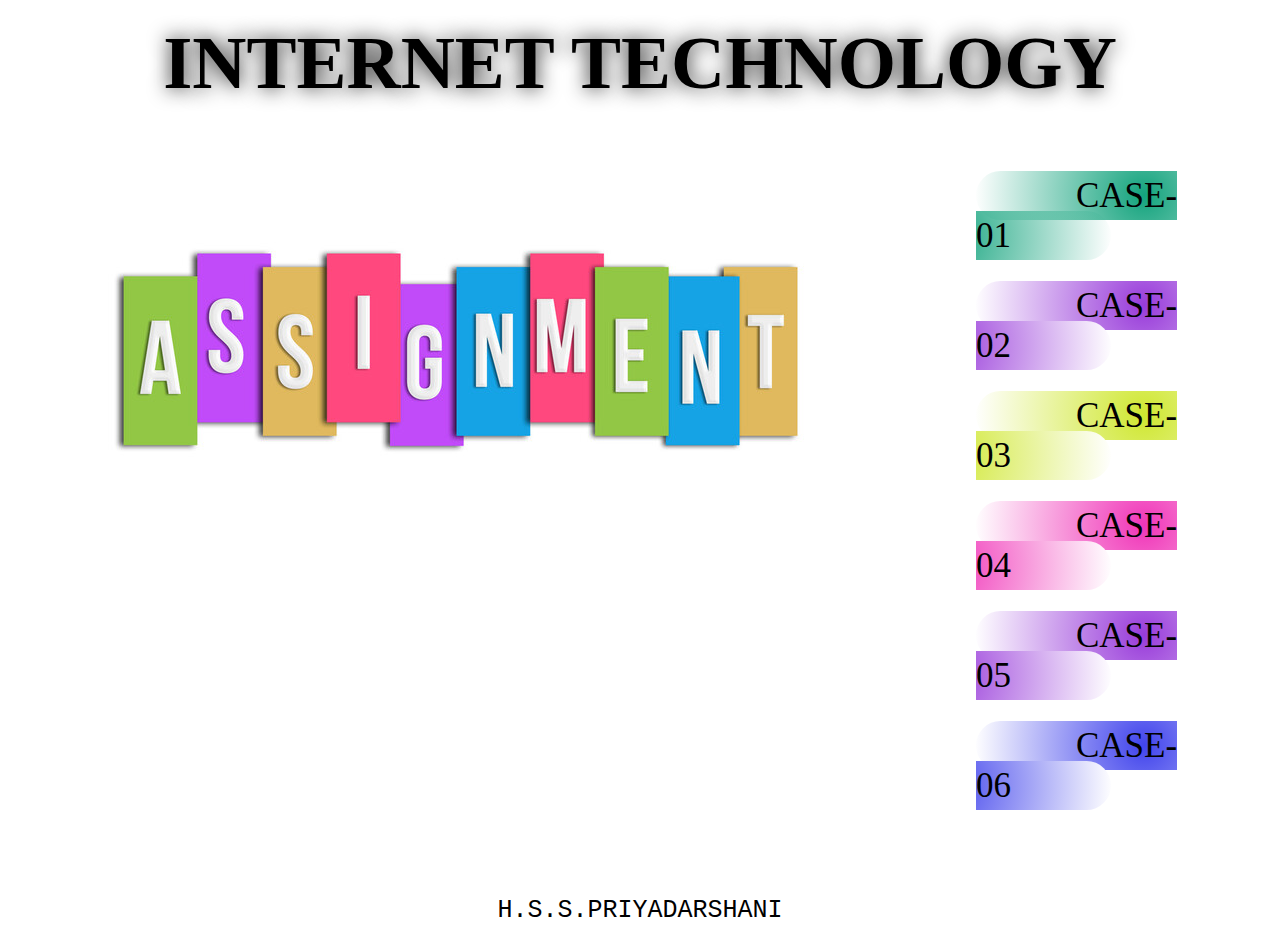
<file: index.html>
<!DOCTYPE html>
<html lang="en">
  <head>
    <meta charset="UTF-8" />
    <meta name="viewport" content="width=device-width, initial-scale=1.0" />
    <title>SSP</title>
    <link rel="stylesheet" href="/assects/CSS/index.css" />
  </head>
  <body>
    <h1>INTERNET TECHNOLOGY</h1>
    <div class="container">
      <div class="image">
        <img
          src="/assects/images/240_F_84782836_Ve5462rGRdfF8l54uySIq9tuZmZDtI1F.jpg"
          alt="Assigenment-picture"
        />
      </div>
      <div class="menu">
        <nav>
          <ul>
            <li><a class="a1" href="/pages/case-01.html">Case-01</a></li>
            <li><a class="a2" href="/pages/case-02.html">Case-02</a></li>
            <li><a class="a3" href="/pages/case-03.html">Case-03</a></li>
            <li><a class="a4" href="/pages/case-04.html">Case-04</a></li>
            <li><a class="a5" href="/pages/case-05.html">Case-05</a></li>
            <li><a class="a6" href="/pages/case-06.html">Case-06</a></li>
          </ul>
        </nav>
      </div>
    </div>
    <footer>
      <p>H.S.S.PRIYADARSHANI</p>
    </footer>
  </body>
</html>
</file>
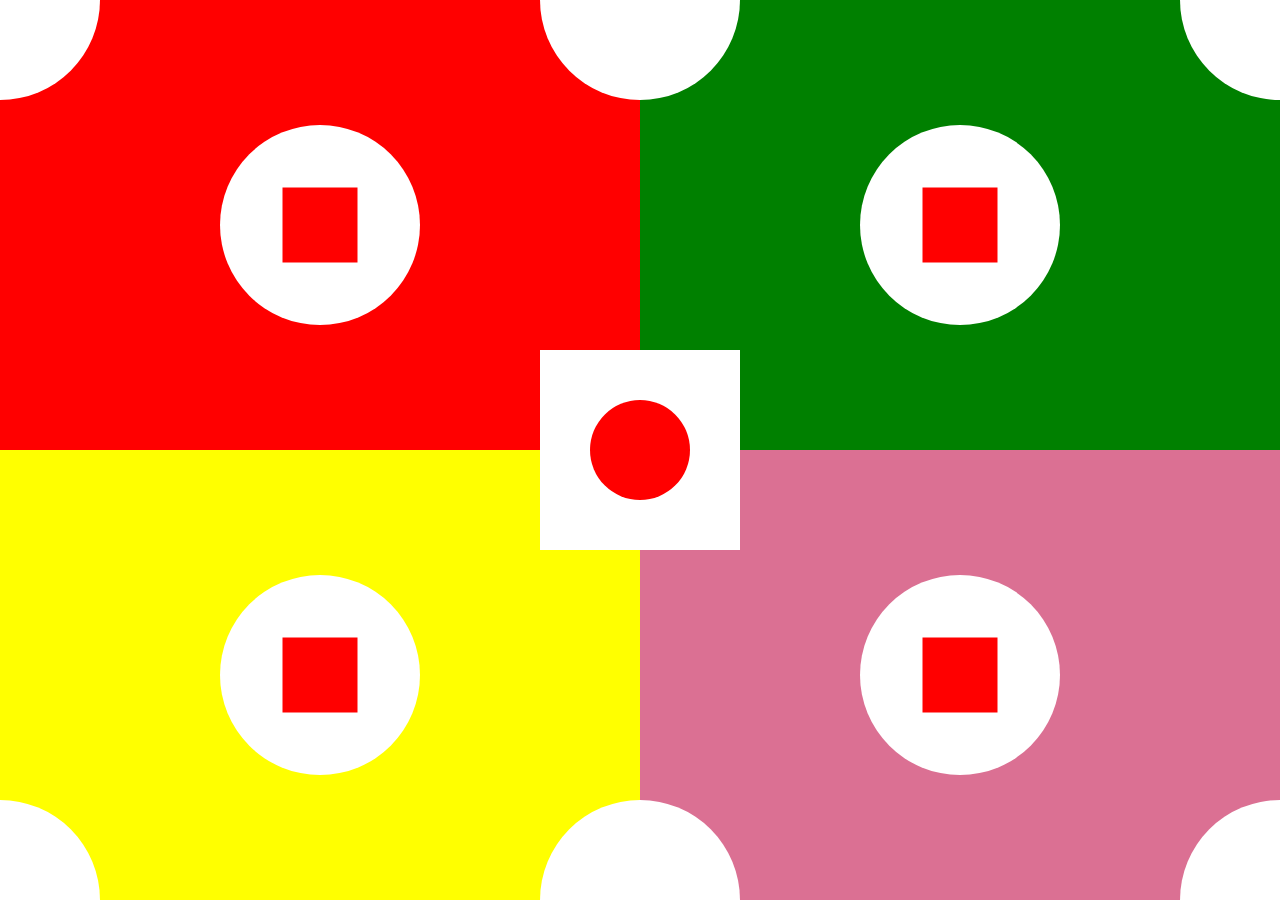
<file: pages/case-01.html>
<!DOCTYPE html>
<html lang="en">
  <head>
    <meta charset="UTF-8" />
    <meta name="viewport" content="width=device-width, initial-scale=1.0" />
    <title>Case 01</title>
    <link rel="stylesheet" href="/assects/CSS/case-01.css" />
  </head>
  <body>
    <div class="square-01">
      <div class="circle-01"></div>
      <div class="circle-02"></div>
      <div class="circle-05">
        <div class="rectangle"></div>
      </div>
    </div>
    <div class="square-02">
      <div class="circle-01"></div>
      <div class="circle-02"></div>
      <div class="circle-05">
        <div class="rectangle"></div>
      </div>
    </div>
    <div class="square-03">
      <div class="circle-03"></div>
      <div class="circle-04"></div>
      <div class="circle-05">
        <div class="rectangle"></div>
      </div>
    </div>
    <div class="square-04">
      <div class="circle-03"></div>
      <div class="circle-04"></div>
      <div class="circle-05">
        <div class="rectangle"></div>
      </div>
    </div>
    <div class="mid-square">
      <div class="mid-circle"></div>
    </div>
  </body>
</html>
</file>
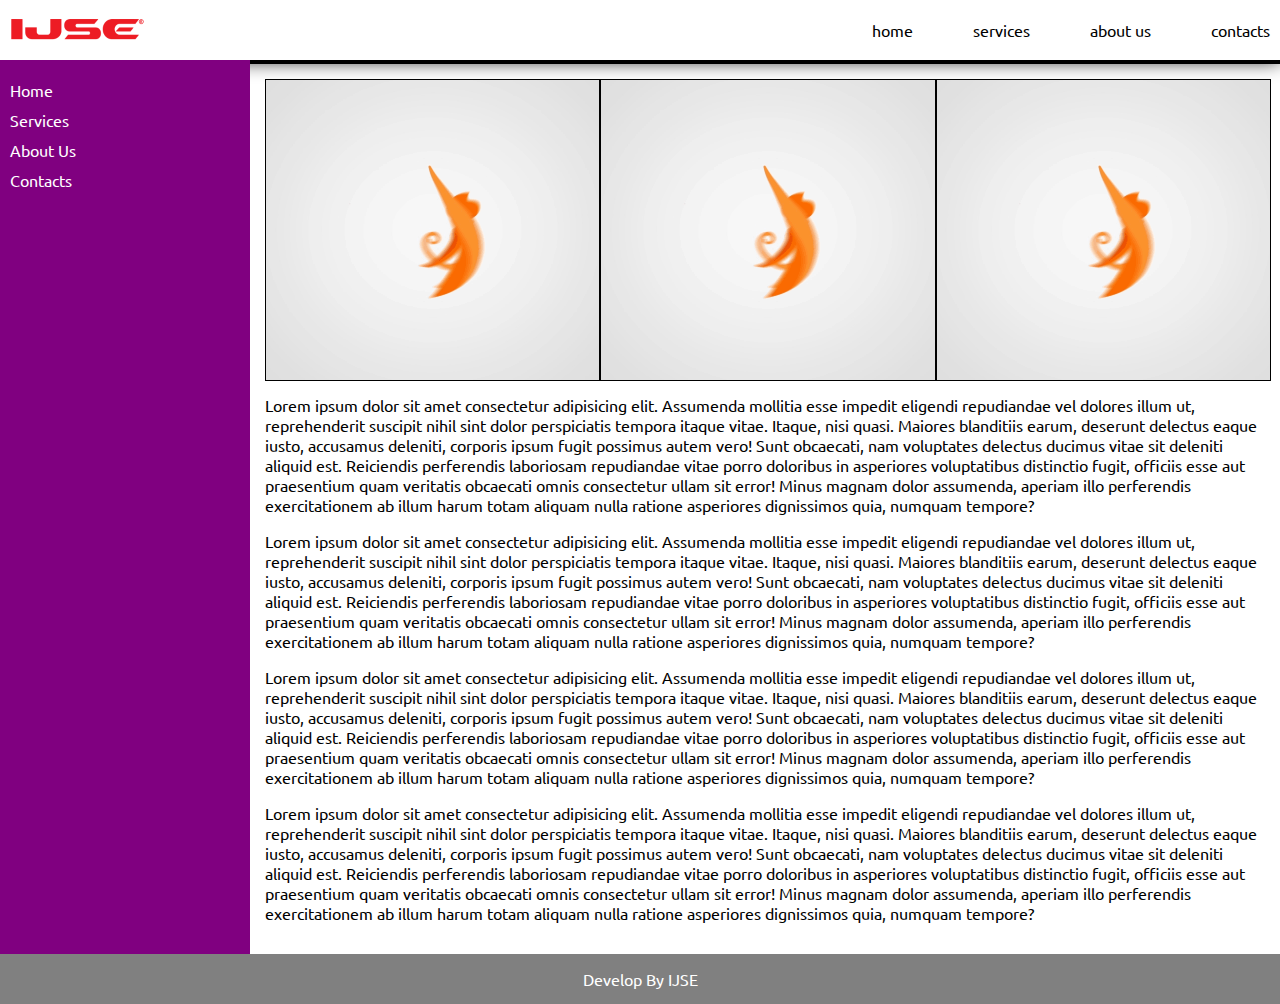
<file: pages/case-02.html>
<!DOCTYPE html>
<html lang="en">
  <head>
    <meta charset="UTF-8" />
    <meta name="viewport" content="width=device-width, initial-scale=1.0" />
    <title>Case-02</title>
    <link rel="preconnect" href="https://fonts.googleapis.com" />
    <link rel="preconnect" href="https://fonts.gstatic.com" crossorigin />
    <link
      href="https://fonts.googleapis.com/css2?family=Ubuntu:ital,wght@0,300;0,400;0,500;0,700;1,300;1,400;1,500;1,700&display=swap"
      rel="stylesheet"
    />
    <link rel="stylesheet" href="/assects/CSS/case-02.css" />
  </head>
  <body>
    <header class="header">
      <div class="logo">
        <img src="/assects/images/ijse.png" alt="ijse-picture" />
      </div>
      <div class="nav">
        <ul>
          <li><a href="Home">home</a></li>
          <li><a href="Services">services</a></li>
          <li><a href="About Us">about us</a></li>
          <li><a href="Contacts">contacts</a></li>
        </ul>
      </div>
    </header>
    <main>
      <div class="hero">
        <div class="menu">
          <ul id="menu-nav">
            <li>Home</li>
            <li>Services</li>
            <li>About Us</li>
            <li>Contacts</li>
          </ul>
        </div>
        <div class="content">
          <div class="videos">
            <img src="/assects/images/loading.gif" alt="video-1" />
            <img src="/assects/images/loading.gif" alt="video-2" />
            <img src="/assects/images/loading.gif" alt="video-3" />
          </div>
          <div class="paragraph">
            <p>
              Lorem ipsum dolor sit amet consectetur adipisicing elit. Assumenda
              mollitia esse impedit eligendi repudiandae vel dolores illum ut,
              reprehenderit suscipit nihil sint dolor perspiciatis tempora
              itaque vitae. Itaque, nisi quasi. Maiores blanditiis earum,
              deserunt delectus eaque iusto, accusamus deleniti, corporis ipsum
              fugit possimus autem vero! Sunt obcaecati, nam voluptates delectus
              ducimus vitae sit deleniti aliquid est. Reiciendis perferendis
              laboriosam repudiandae vitae porro doloribus in asperiores
              voluptatibus distinctio fugit, officiis esse aut praesentium quam
              veritatis obcaecati omnis consectetur ullam sit error! Minus
              magnam dolor assumenda, aperiam illo perferendis exercitationem ab
              illum harum totam aliquam nulla ratione asperiores dignissimos
              quia, numquam tempore?
            </p>
            <p>
              Lorem ipsum dolor sit amet consectetur adipisicing elit. Assumenda
              mollitia esse impedit eligendi repudiandae vel dolores illum ut,
              reprehenderit suscipit nihil sint dolor perspiciatis tempora
              itaque vitae. Itaque, nisi quasi. Maiores blanditiis earum,
              deserunt delectus eaque iusto, accusamus deleniti, corporis ipsum
              fugit possimus autem vero! Sunt obcaecati, nam voluptates delectus
              ducimus vitae sit deleniti aliquid est. Reiciendis perferendis
              laboriosam repudiandae vitae porro doloribus in asperiores
              voluptatibus distinctio fugit, officiis esse aut praesentium quam
              veritatis obcaecati omnis consectetur ullam sit error! Minus
              magnam dolor assumenda, aperiam illo perferendis exercitationem ab
              illum harum totam aliquam nulla ratione asperiores dignissimos
              quia, numquam tempore?
            </p>
            <p>
              Lorem ipsum dolor sit amet consectetur adipisicing elit. Assumenda
              mollitia esse impedit eligendi repudiandae vel dolores illum ut,
              reprehenderit suscipit nihil sint dolor perspiciatis tempora
              itaque vitae. Itaque, nisi quasi. Maiores blanditiis earum,
              deserunt delectus eaque iusto, accusamus deleniti, corporis ipsum
              fugit possimus autem vero! Sunt obcaecati, nam voluptates delectus
              ducimus vitae sit deleniti aliquid est. Reiciendis perferendis
              laboriosam repudiandae vitae porro doloribus in asperiores
              voluptatibus distinctio fugit, officiis esse aut praesentium quam
              veritatis obcaecati omnis consectetur ullam sit error! Minus
              magnam dolor assumenda, aperiam illo perferendis exercitationem ab
              illum harum totam aliquam nulla ratione asperiores dignissimos
              quia, numquam tempore?
            </p>
            <p>
              Lorem ipsum dolor sit amet consectetur adipisicing elit. Assumenda
              mollitia esse impedit eligendi repudiandae vel dolores illum ut,
              reprehenderit suscipit nihil sint dolor perspiciatis tempora
              itaque vitae. Itaque, nisi quasi. Maiores blanditiis earum,
              deserunt delectus eaque iusto, accusamus deleniti, corporis ipsum
              fugit possimus autem vero! Sunt obcaecati, nam voluptates delectus
              ducimus vitae sit deleniti aliquid est. Reiciendis perferendis
              laboriosam repudiandae vitae porro doloribus in asperiores
              voluptatibus distinctio fugit, officiis esse aut praesentium quam
              veritatis obcaecati omnis consectetur ullam sit error! Minus
              magnam dolor assumenda, aperiam illo perferendis exercitationem ab
              illum harum totam aliquam nulla ratione asperiores dignissimos
              quia, numquam tempore?
            </p>
          </div>
        </div>
      </div>
    </main>
    <footer>Develop By IJSE</footer>
  </body>
</html>
</file>
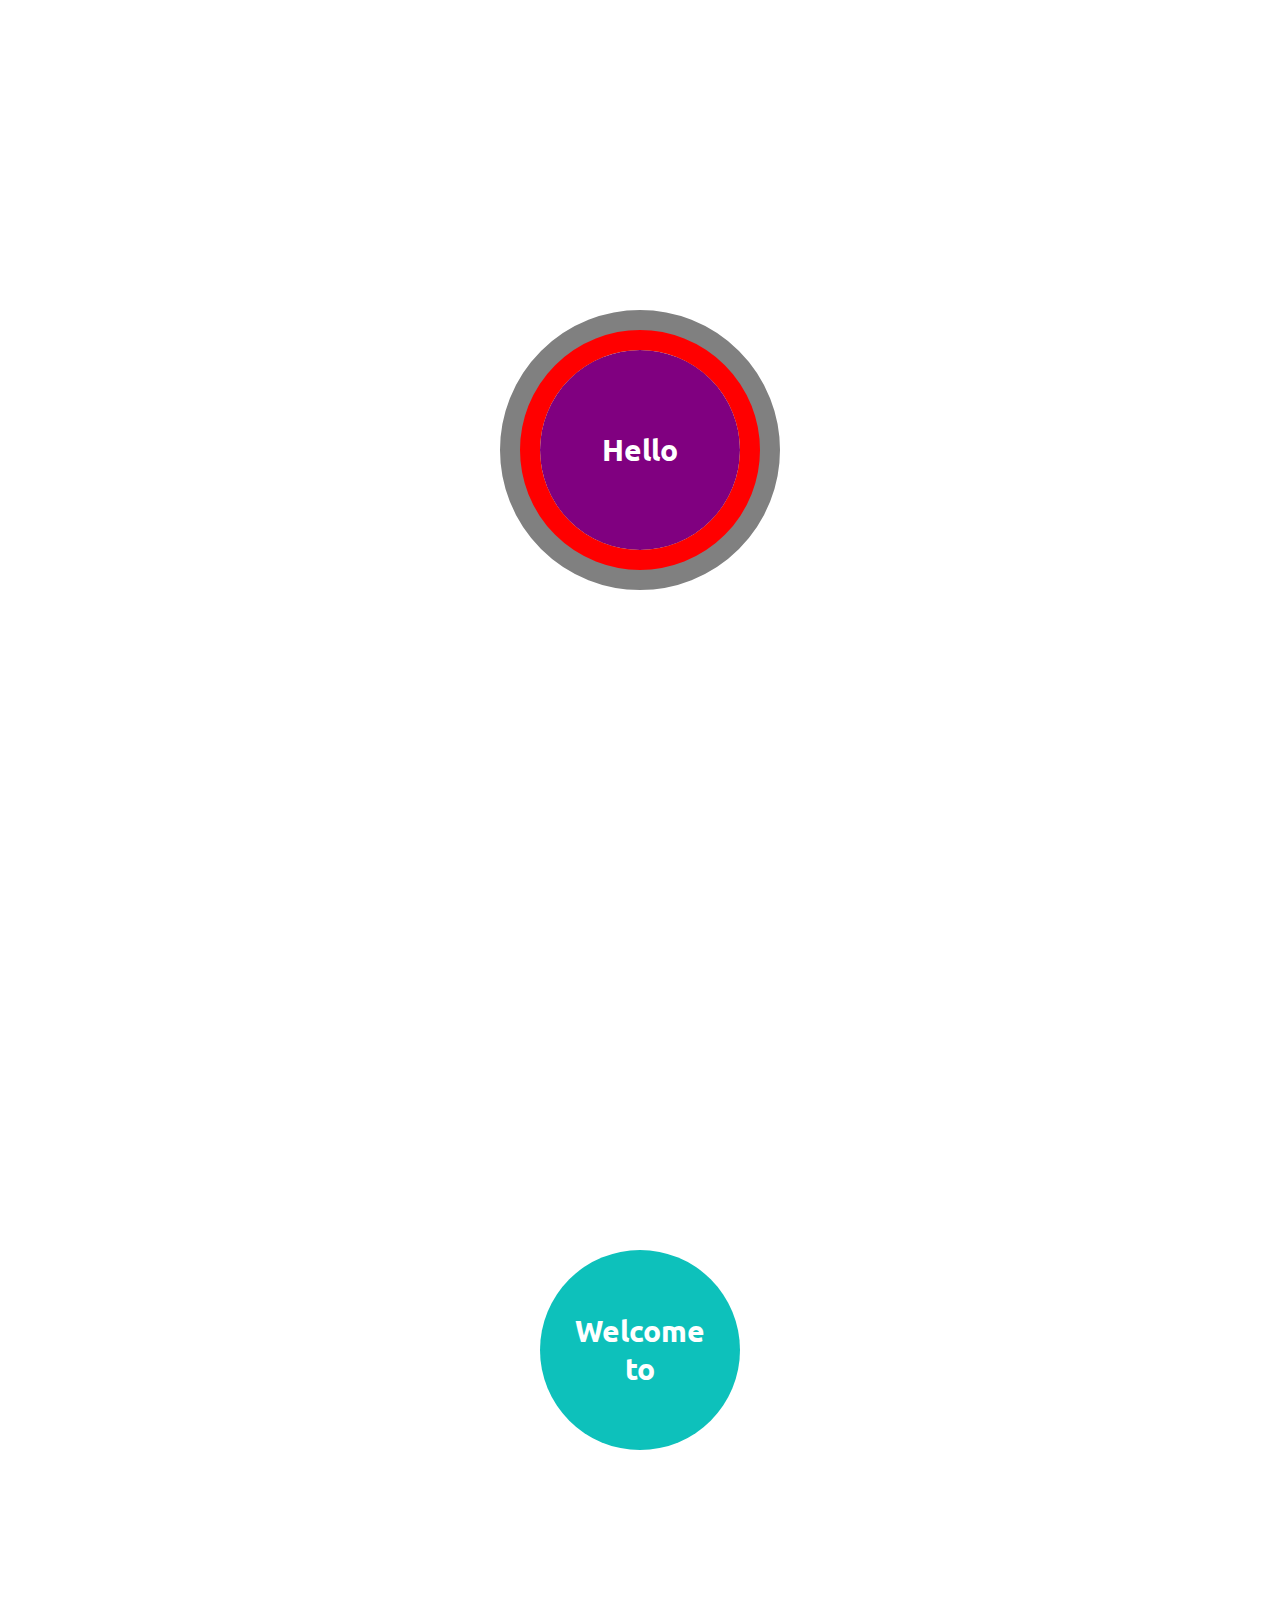
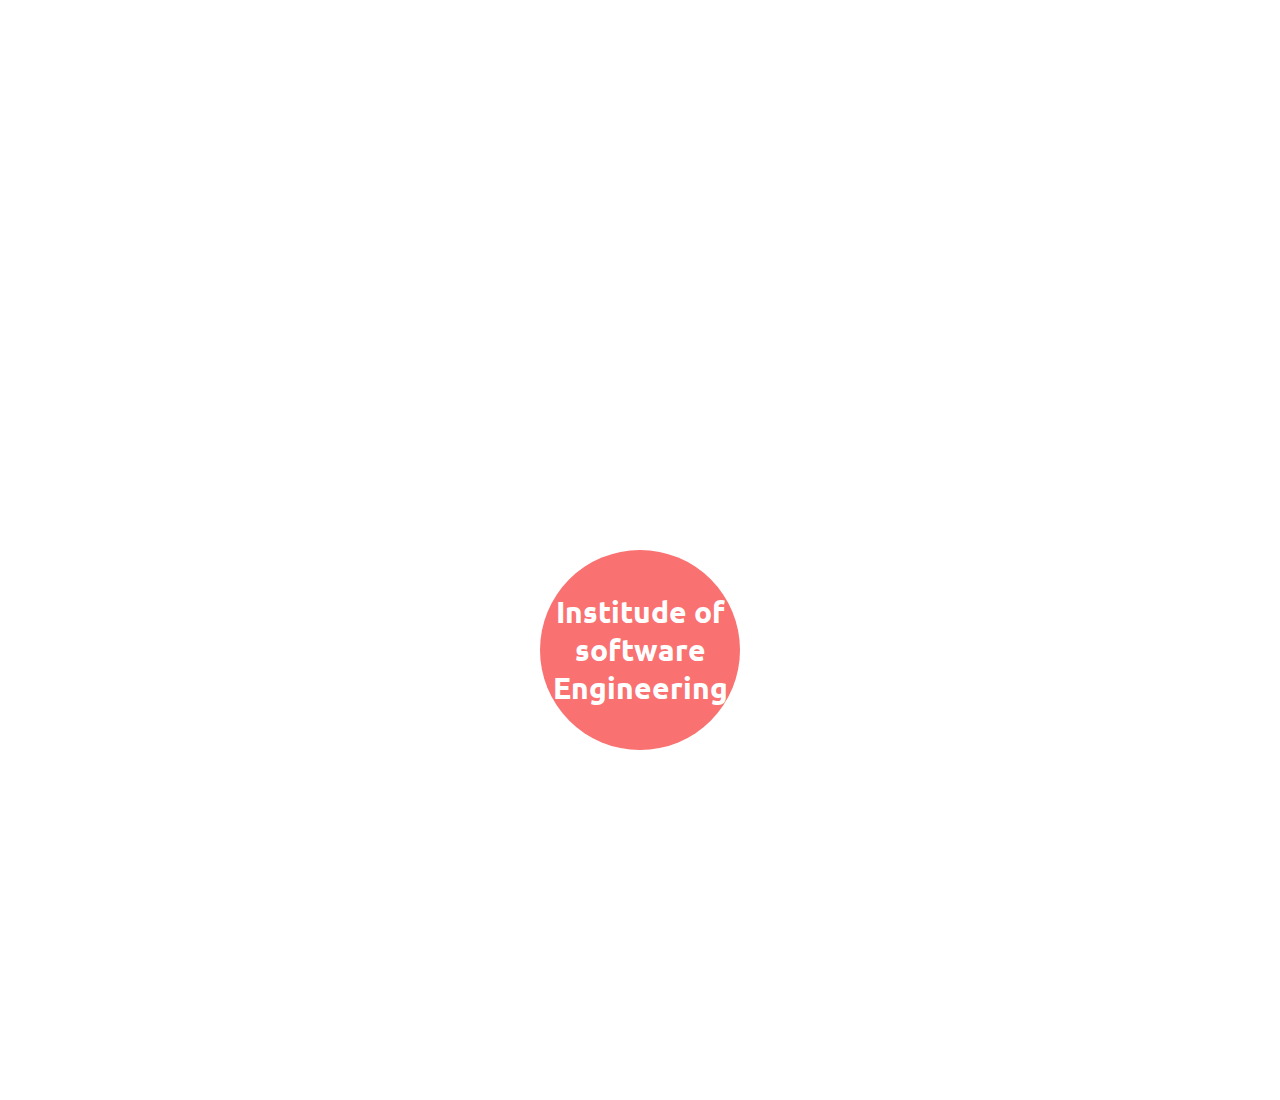
<file: pages/case-03.html>
<!DOCTYPE html>
<html lang="en">
  <head>
    <meta charset="UTF-8" />
    <meta name="viewport" content="width=device-width, initial-scale=1.0" />
    <title>Case-03</title>
    <link rel="preconnect" href="https://fonts.googleapis.com" />
    <link rel="preconnect" href="https://fonts.gstatic.com" crossorigin />
    <link
      href="https://fonts.googleapis.com/css2?family=Ubuntu:ital,wght@0,300;0,400;0,500;0,700;1,300;1,400;1,500;1,700&display=swap"
      rel="stylesheet"
    />
<link rel="stylesheet" href="/assects/CSS/case-03.css">
  </head>
  <body>
    <div class="container">
      <div class="circle-1">
        <div class="circle-2"></div>
      </div>
      <div class="mid-circle purple-Circle">
        <p>Hello</p>
      </div>
    </div>
    <div class="container">
      <div class="mid-circle aqua-Circle">
        <p>Welcome to</p>
      </div>
    </div>
    <div class="container">
      <div class="mid-circle red-Circle">
        <p>Institude of software Engineering</p>
      </div>
    </div>
  </body>
</html>
</file>
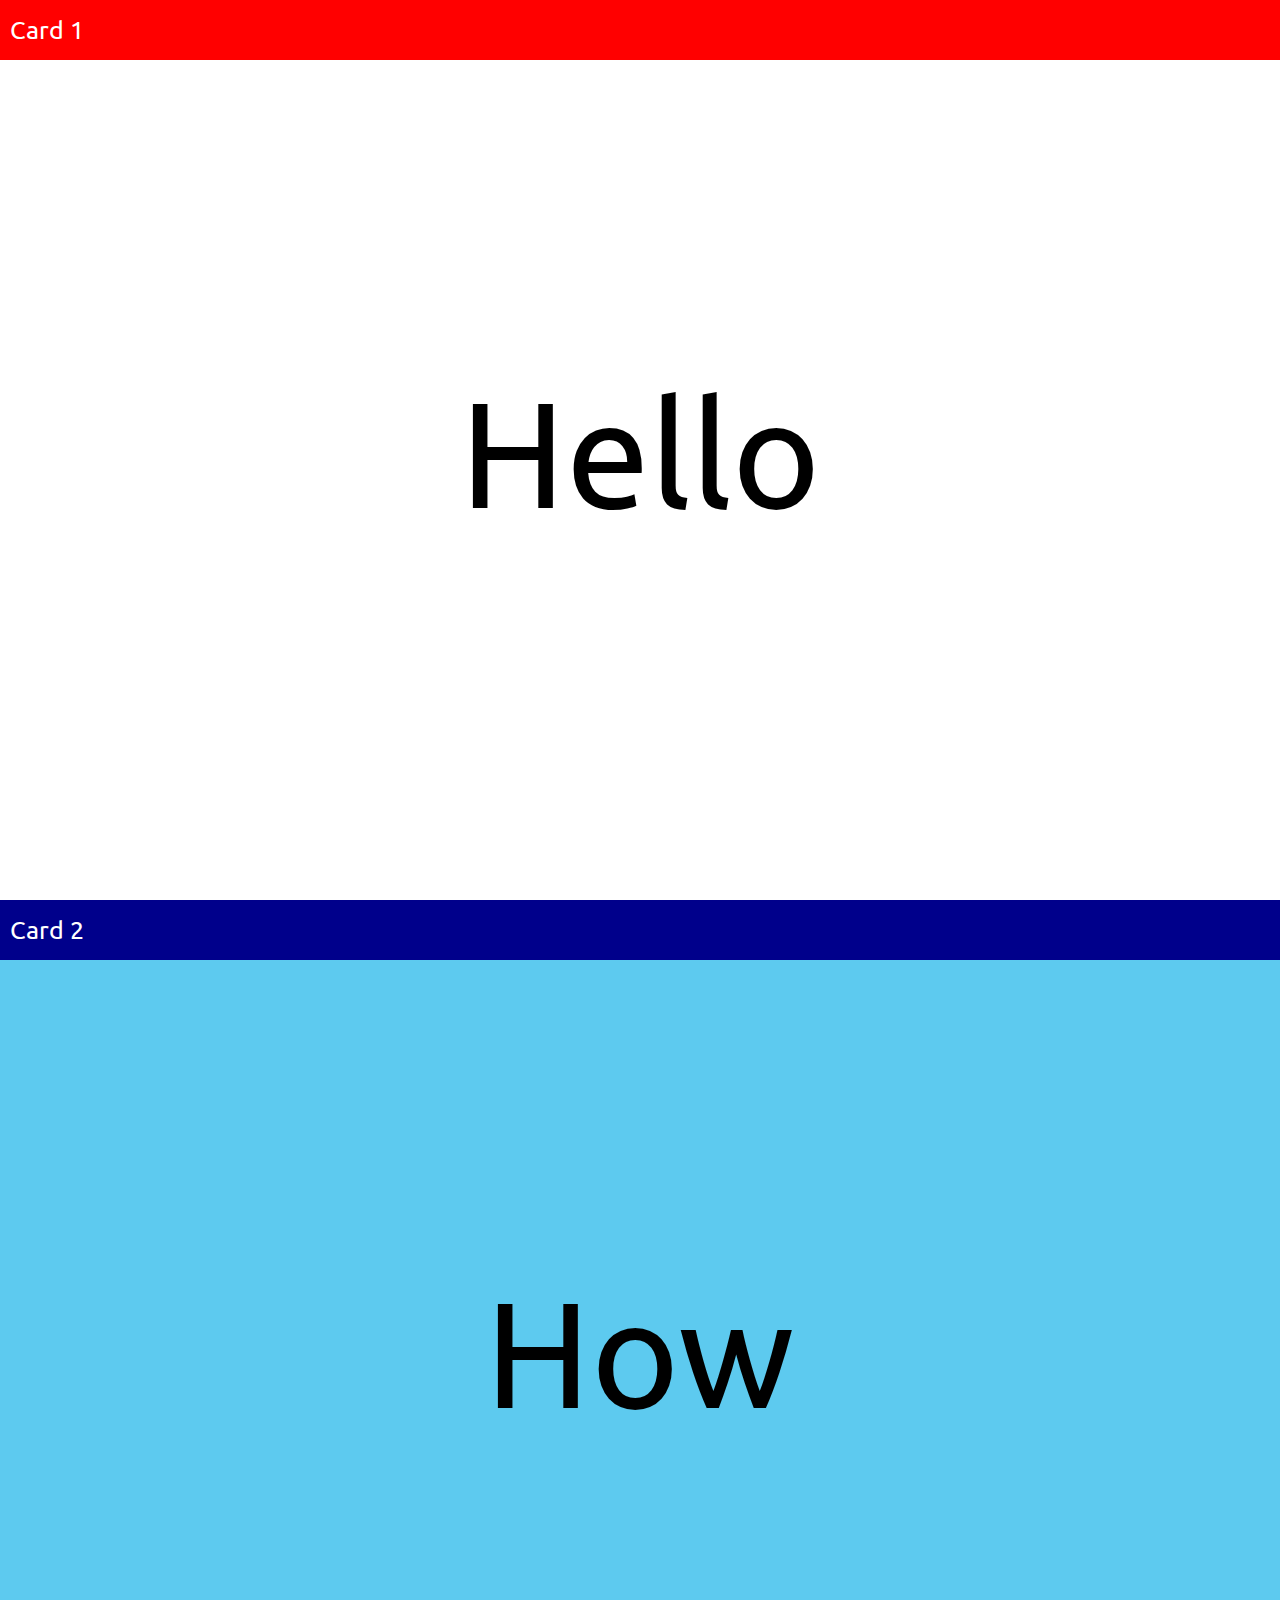
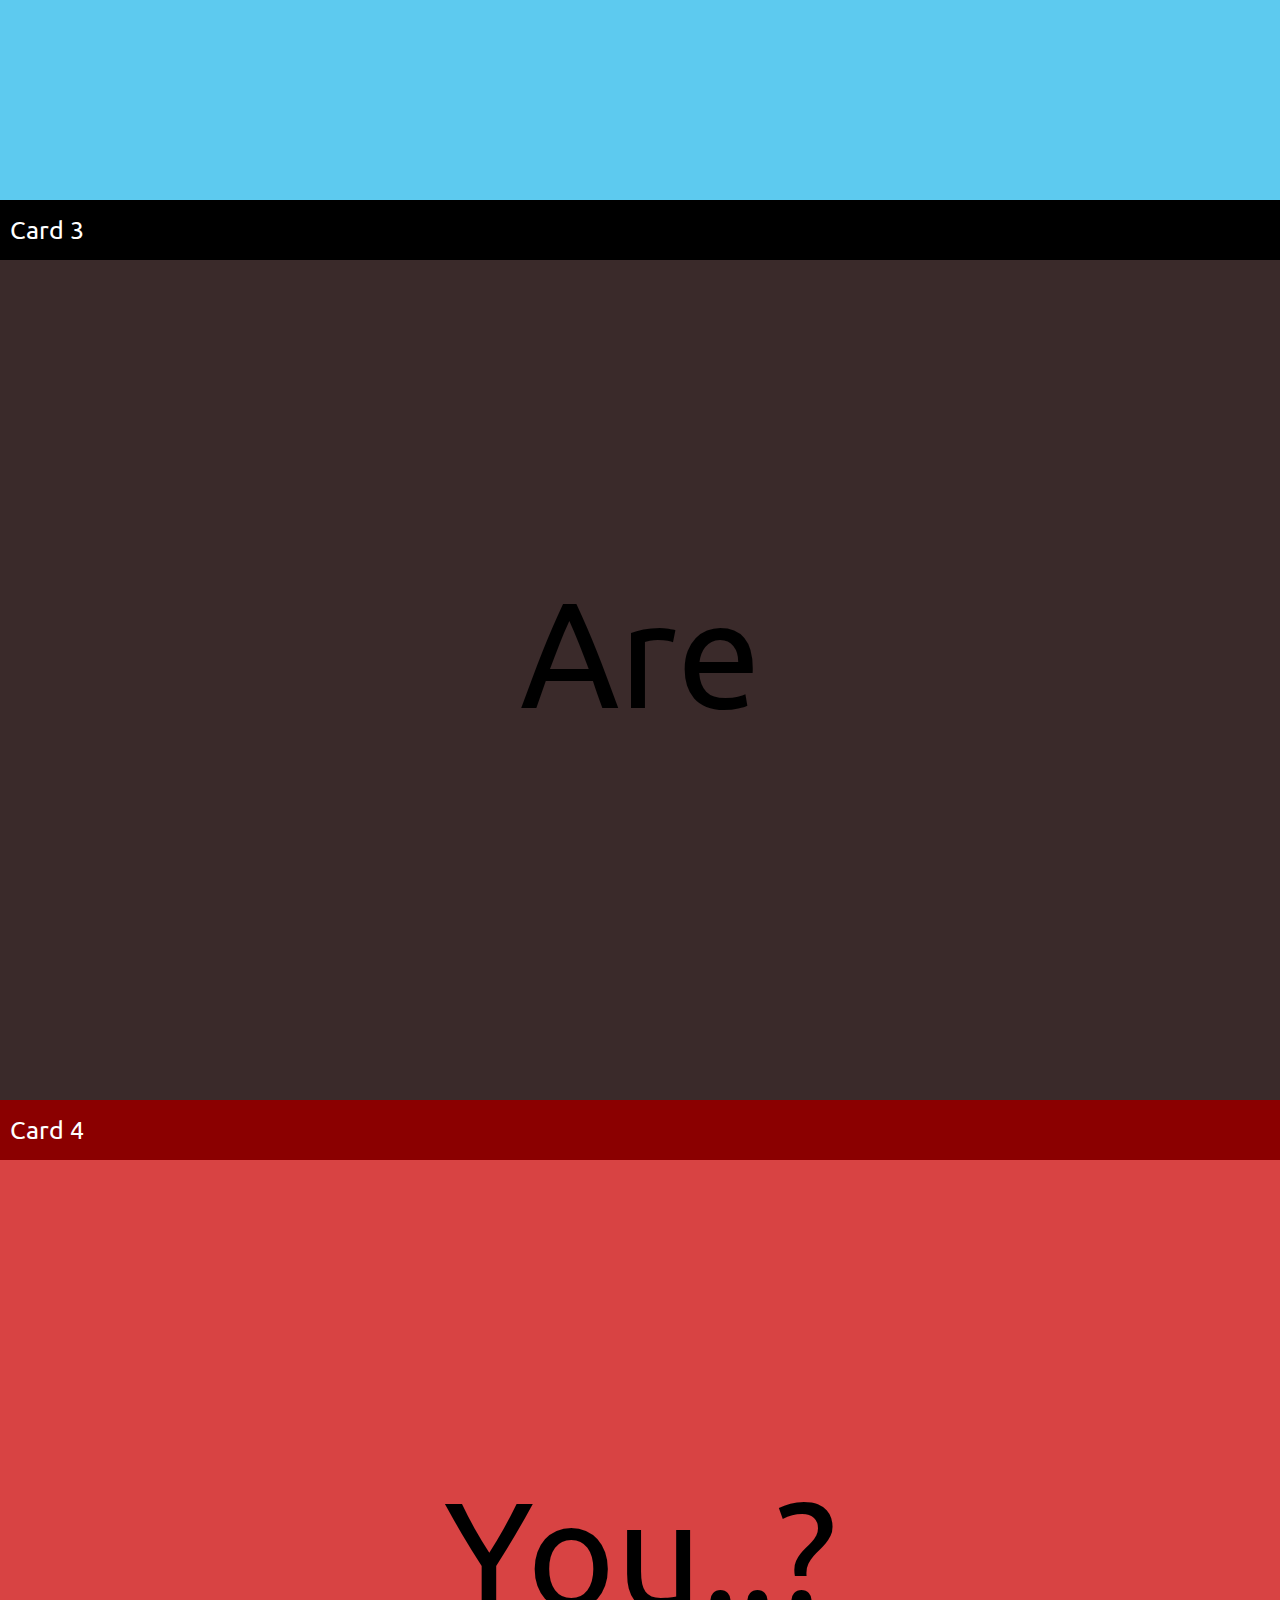
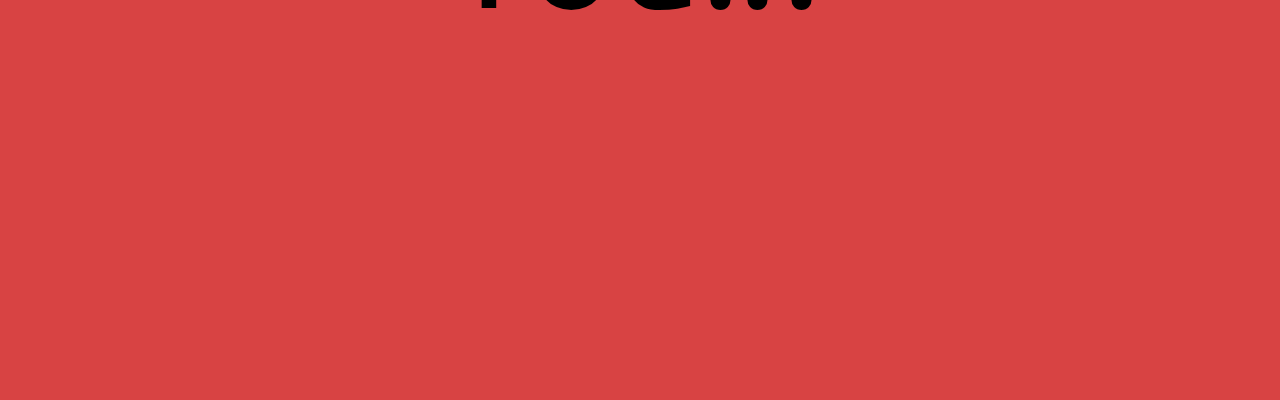
<file: pages/case-04.html>
<!DOCTYPE html>
<html lang="en">
  <head>
    <meta charset="UTF-8" />
    <meta name="viewport" content="width=device-width, initial-scale=1.0" />
    <title>case-07</title>
    <link rel="preconnect" href="https://fonts.googleapis.com" />
    <link rel="preconnect" href="https://fonts.gstatic.com" crossorigin />
    <link
      href="https://fonts.googleapis.com/css2?family=Ubuntu:ital,wght@0,300;0,400;0,500;0,700;1,300;1,400;1,500;1,700&display=swap"
      rel="stylesheet"
    />
  <link rel="stylesheet" href="/assects/CSS/case-04.css">
  </head>
  <body>
    <div class="card-1">
      <div class="card-top-1">
        <div class="card">Card 1</div>
      </div>
      <p>Hello</p>
    </div>
    <div class="card-2">
      <div class="card-top-2">
        <div class="card">Card 2</div>
      </div>
      <p>How</p>
    </div>
    <div class="card-3">
      <div class="card-top-3">
        <div class="card">Card 3</div>
      </div>
      <p>Are</p>
    </div>
    <div class="card-4">
      <div class="card-top-4">
        <div class="card">Card 4</div>
      </div>
      <p>You..?</p>
    </div>
  </body>
</html>
</file>
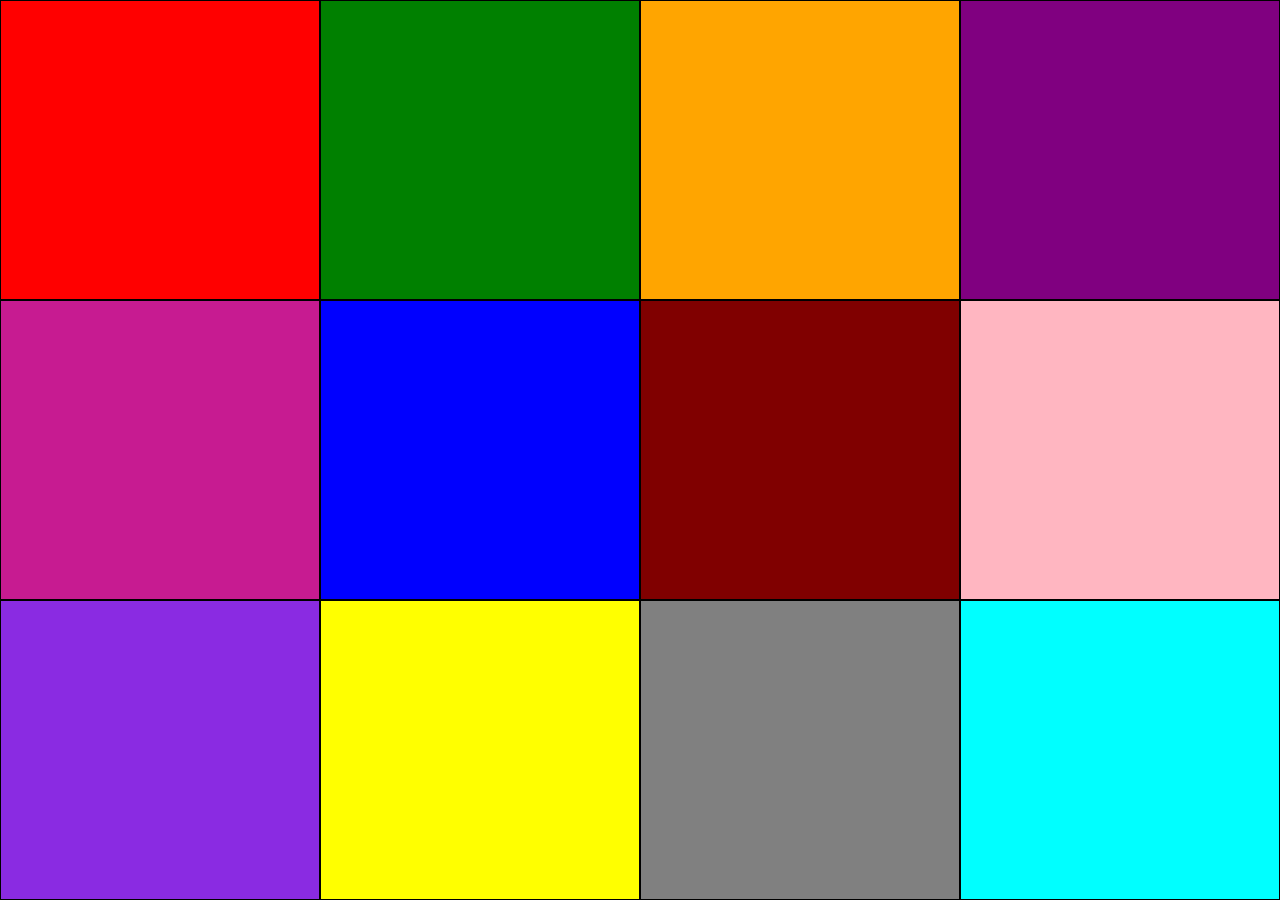
<file: pages/case-05.html>
<!DOCTYPE html>
<html lang="en">
  <head>
    <meta charset="UTF-8" />
    <meta name="viewport" content="width=device-width, initial-scale=1.0" />
    <title>Case 05</title>
<link rel="stylesheet" href="/assects/CSS/case-05.css">
  </head>
  <body>
    <div class="container">
      <div class="box box1"></div>
      <div class="box box2"></div>
      <div class="box box3"></div>
      <div class="box box4"></div>
      <div class="box box5"></div>
      <div class="box box6"></div>
      <div class="box box7"></div>
      <div class="box box8"></div>
      <div class="box box9"></div>
      <div class="box box10"></div>
      <div class="box box11"></div>
      <div class="box box12"></div>
    </div>
  </body>
</html>
</file>
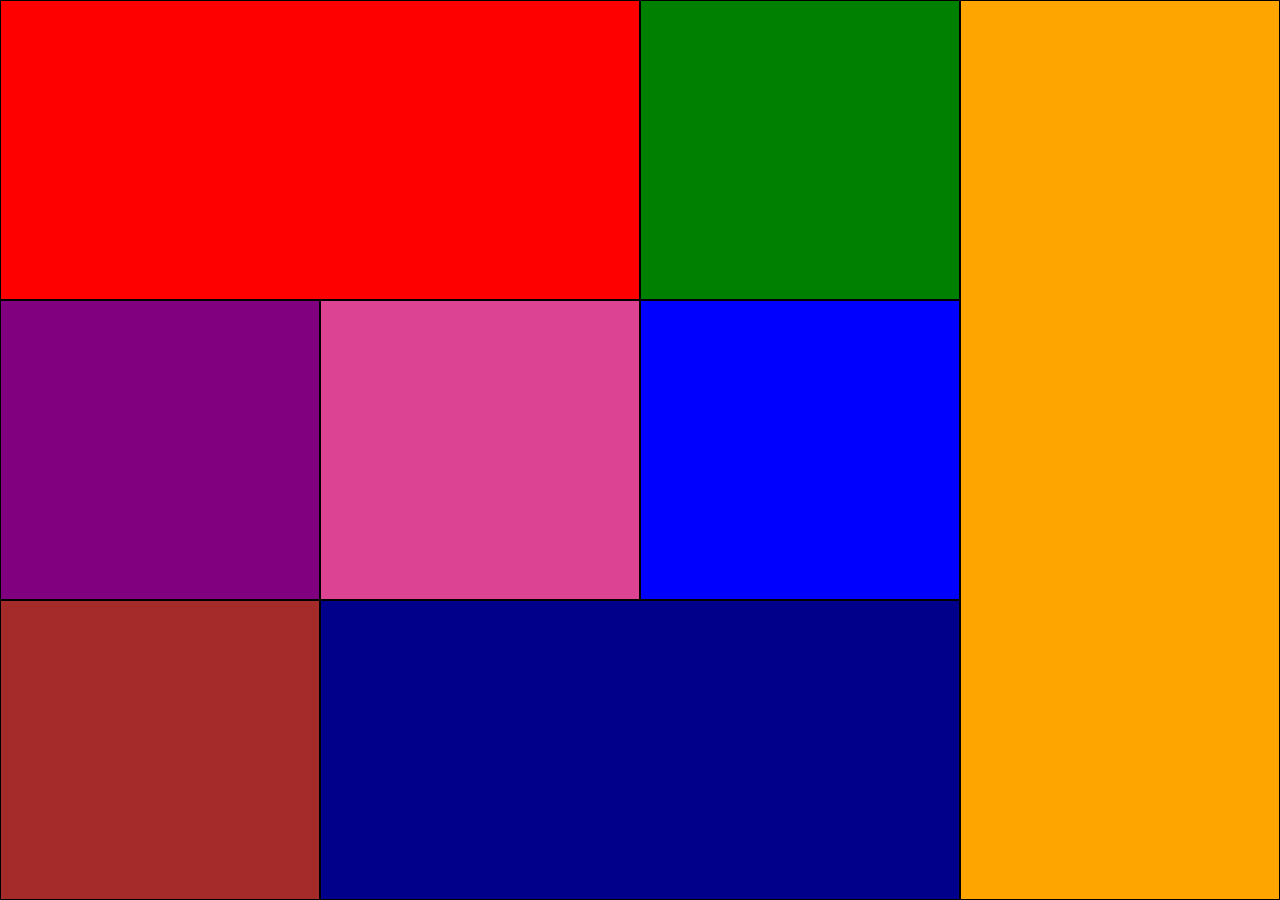
<file: pages/case-06.html>
<!DOCTYPE html>
<html lang="en">
  <head>
    <meta charset="UTF-8" />
    <meta name="viewport" content="width=device-width, initial-scale=1.0" />
    <title>Case - 06</title>
    <link rel="stylesheet" href="/assects/CSS/case-06.css" />
  </head>
  <body>
    <div class="container">
      <div class="box box1"></div>
      <div class="box box2"></div>
      <div class="box box3"></div>
      <div class="box box4"></div>
      <div class="box box5"></div>
      <div class="box box6"></div>
      <div class="box box7"></div>
      <div class="box box8"></div>
    </div>
  </body>
</html>
</file>
<file: assects/CSS/index.css>
body {
  margin: 0;
  width: 100%;
  height: 100vh;
}
.container {
  width: 100%;
  height: auto;
  display: flex;
  flex-direction: row;
}
h1 {
  margin: 0;
  padding: 20px 0px;
  text-align: center;
  font-size: 75px;
  color: black;
  text-shadow: 0px 0px 20px rgb(25, 25, 25);
  /* background-color: rgb(64, 76, 11); */
}
.image img {
  padding: 100px;
}
.menu nav ul {
  list-style: none;
  text-decoration: none;
  font-size: 35px;

  /* font-weight: 1000; */
}
li {
  padding: 15px;
}
a {
  text-decoration: none;
  color: black;
  text-transform: uppercase;
  font-weight: 200;
  /* border: 2px solid white; */
  padding: 5px 100px;
  border-radius: 50px;
}
.a1 {
  /* background: linear-gradient(to right, rgb(19, 163, 125), white); */
  background: radial-gradient(
    circle,
    rgb(19, 163, 125),
    rgba(255, 255, 255, 0)
  );
}

.a1:hover {
  background: rgb(19, 163, 125);
  box-shadow: 0px 0px 20px rgb(19, 163, 125);
}
.a2 {
  background: radial-gradient(circle, rgb(152, 59, 218), white);
}

.a2:hover {
  background: rgb(152, 59, 218);
  box-shadow: 0px 0px 20px rgb(152, 59, 218);
}
.a3 {
  background: radial-gradient(circle, rgb(207, 231, 48), white);
}

.a3:hover {
  background: rgb(207, 231, 48);
  box-shadow: 0px 0px 20px rgb(207, 231, 48);
}
.a4 {
  background: radial-gradient(circle, rgb(240, 53, 184), white);
}

.a4:hover {
  background: rgb(240, 53, 184);
  box-shadow: 0px 0px 20px rgb(240, 53, 184);
}

.a5 {
  background: radial-gradient(circle, rgb(152, 59, 218), white);
}

.a5:hover {
  background: rgb(152, 59, 218);
  box-shadow: 0px 0px 20px rgb(152, 59, 218);
}
.a6 {
  background: radial-gradient(circle, rgb(65, 68, 236), white);
}

.a6:hover {
  background: rgb(65, 68, 236);
  box-shadow: 0px 0px 20px rgb(65, 68, 236);
}
footer p {
  margin: 0;
  font-family: monospace;
  display: flex;
  justify-content: center;
  align-items: center;
  padding: 40px 0 0 0;
  font-size: 25px;
  color: black;
}
</file>
<file: assects/CSS/case-01.css>
body {
    margin: 0;
  }

  .square-01 {
    width: 50%;
    height: 50%;
    position: absolute;
    top: 0;
    left: 0;
    background-color: red;
  }
  .square-02 {
    width: 50%;
    height: 50%;
    position: absolute;
    top: 0;
    right: 0;
    background-color: green;
  }
  .square-03 {
    width: 50%;
    height: 50%;
    position: absolute;
    bottom: 0;
    left: 0;
    background-color: yellow;
  }
  .square-04 {
    width: 50%;
    height: 50%;
    position: absolute;
    bottom: 0;
    right: 0;
    background-color: palevioletred;
  }
  .circle-01 {
    width: 100px;
    height: 100px;
    background-color: white;
    position: absolute;
    top: 0;
    left: 0;
    border-radius: 0 0 500px 0;
  }
  .circle-02 {
    width: 100px;
    height: 100px;
    background-color: white;
    position: absolute;
    top: 0;
    right: 0;
    border-radius: 0 0 0 500px;
  }
  .circle-03 {
    width: 100px;
    height: 100px;
    background-color: white;
    position: absolute;
    bottom: 0;
    left: 0;
    border-radius: 0 500px 0 0;
  }
  .circle-04 {
    width: 100px;
    height: 100px;
    background-color: white;
    position: absolute;
    bottom: 0;
    right: 0;
    border-radius: 500px 0 0 0;
  }
  .mid-circle {
    width: 100px;
    height: 100px;
    background-color: red;
    position: absolute;
    top: 50%;
    left: 50%;
    transform: translate(-50%, -50%);
    border-radius: 500px;
  }
  .circle-05 {
    width: 200px;
    height: 200px;
    background-color: white;
    position: absolute;
    top: 50%;
    left: 50%;
    transform: translate(-50%, -50%);
    border-radius: 500px;
  }
  .rectangle {
    width: 75px;
    height: 75px;
    background-color: red;
    position: absolute;
    top: 50%;
    left: 50%;
    transform: translate(-50%, -50%);
  }
  .mid-square {
    width: 200px;
    height: 200px;
    background-color: white;
    position: absolute;
    top: 50%;
    left: 50%;
    transform: translate(-50%, -50%);
  }
</file>
<file: assects/CSS/case-02.css>
* {
  font-family: "Ubuntu", sans-serif;
  font-weight: 400;
}
body {
  margin: 0;
}
header {
  width: 100%;
  height: 60px;
  background-color: white;
  display: flex;
  justify-content: space-between;
  align-items: center;

  box-shadow: 0px 0px 20px black;
}

.logo {
  margin: 0;
  padding: 0 0 0 10px;
}
.nav ul {
  list-style: none;
  display: flex;
  flex-direction: row;
  margin: 0;
  padding-right: 10px;
  column-gap: 60px;
}
a {
  list-style: none;
  text-decoration: none;
  color: black;
}

footer {
  width: 100%;
  height: 50px;
  color: white;
  position: absolute;
  background-color: grey;
  display: flex;
  align-items: center;
  justify-content: center;
}
.hero {
  width: 100%;
  min-height: calc(100vh - 110px);
  display: flex;
  flex-direction: row;
}
.menu {
  width: 20%;

  height: auto;
  background-color: purple;

  z-index: 1;
}
.content {
  width: 80%;
  border-top: 4px solid black;
  height: auto;
  padding: 15px;
}
#menu-nav {
  margin: 0;
  padding: 20px 0 0 10px;
  color: white;
  list-style: none;
  display: flex;
  flex-direction: column;
  row-gap: 10px;
}
.videos {
  width: 100%;
  height: 300px;
  background-color: antiquewhite;
  display: flex;
  flex-direction: row;
}
.videos img {
  width: calc(100% / 3);
  height: 100%;
  object-fit: cover;
  border: 1px solid black;
}
.paragraph {
  width: 100%;
  height: auto;
}
</file>
<file: assects/CSS/case-03.css>
* {
    font-family: "Ubuntu", sans-serif;
  }
  body {
    margin: 0;
  }
  .container {
    position: relative;
    width: 100%;
    height: 100vh;
  }
  .circle-1,
  .circle-2 {
    width: 200px;
    height: 200px;
    border-radius: 50%;
    position: fixed;
    top: 50%;
    left: 50%;
    transform: translate(-50%, -50%);
    z-index: 1;
  }

  .circle-1 {
    border: 40px solid grey;
  }
  .circle-2 {
    border: 20px solid red;
  }
  .mid-circle {
    width: 200px;
    height: 200px;
    border-radius: 50%;
    position: absolute;
    top: 50%;
    left: 50%;
    transform: translate(-50%, -50%);
    color: white;
  }
  .mid-circle p {
    margin: 0;
    font-size: 30px;
    font-weight: bold;
    position: absolute;
    top: 50%;
    left: 50%;
    transform: translate(-50%, -50%);
    text-align: center;
  }

  .purple-Circle {
    background-color: purple;
  }

  .aqua-Circle {
    background-color: rgb(13, 193, 187);
  }

  .red-Circle {
    background-color: rgb(249, 113, 113);
  }
</file>
<file: assects/CSS/case-04.css>
* {
    font-family: "Ubuntu", sans-serif;
    font-weight: 400;
  }
  body {
    margin: 0;
  }
  .card-1,
  .card-2,
  .card-3,
  .card-4 {
    position: relative;
    width: 100%;
    height: 100vh;
    font-size: 25px;
    font-weight: 500;
    background-color: white;
  }

  .card-1 {
    background-color: white;
  }

  .card-2 {
    background-color: rgb(93, 202, 239);
  }
  .card-3 {
    background-color: rgb(58, 42, 42);
  }
  .card-4 {
    background-color: rgb(216, 67, 67);
  }

  .card {
    position: relative;
    top: 50%;
    left: 0;
    transform: translate(0, -50%);
    padding-left: 10px;
  }

  .card-top-1,
  .card-top-2,
  .card-top-3,
  .card-top-4 {
    width: 100%;
    height: 60px;

    background-color: red;
    position: sticky;
    top: 0;
    left: 0;
    z-index: 1;
    color: white;
  }
  .card-top-1 {
    background-color: red;
  }
  .card-top-2 {
    background-color: darkblue;
  }
  .card-top-3 {
    background-color: black;
  }
  .card-top-4 {
    background-color: darkred;
  }

  p {
    margin: 0;
    font-size: 150px;

    position: absolute;
    top: 50%;
    left: 50%;
    transform: translate(-50%, -50%);
  }
</file>
<file: assects/CSS/case-05.css>
body {
    margin: 0;
  }
  .container {
    width: 100%;
    height: 100vh;
    display: grid;

    grid-template-columns: repeat(4, 1fr);
  }
  .box {
    border: 1px solid black;
  }

  .box1 {
    background-color: red;
  }
  .box2 {
    background-color: green;
  }
  .box3 {
    background-color: orange;
  }
  .box4 {
    background-color: purple;
  }
  .box5 {
    background-color: rgb(199, 27, 145);
  }
  .box6 {
    background-color: blue;
  }
  .box7 {
    background-color: maroon;
  }
  .box8 {
    background-color: lightpink;
  }
  .box9 {
    background-color: blueviolet;
  }
  .box10 {
    background-color: yellow;
  }
  .box11 {
    background-color: grey;
  }
  .box12 {
    background-color: aqua;
  }
</file>
<file: assects/CSS/case-06.css>
body {
    margin: 0;
  }
  .container {
    width: 100%;
    height: 100vh;
    display: grid;
    grid-template-columns: repeat(4, 1fr);
  }
  .box {
    border: 1px solid black;
  }
  .box1 {
    background-color: red;
    grid-column: 1 / 3;
  }
  .box2 {
    background-color: green;
  }
  .box3 {
    background-color: orange;
    grid-column: 4/5;
    grid-row: 1/4;
  }
  .box4 {
    background-color: purple;
  }
  .box5 {
    background-color: rgb(221, 67, 147);
  }
  .box6 {
    background-color: blue;
  }
  .box7 {
    background-color: brown;
  }
  .box8 {
    background-color: darkblue;
    grid-column: 2/4;
    grid-row: 3/4;
  }
</file>
